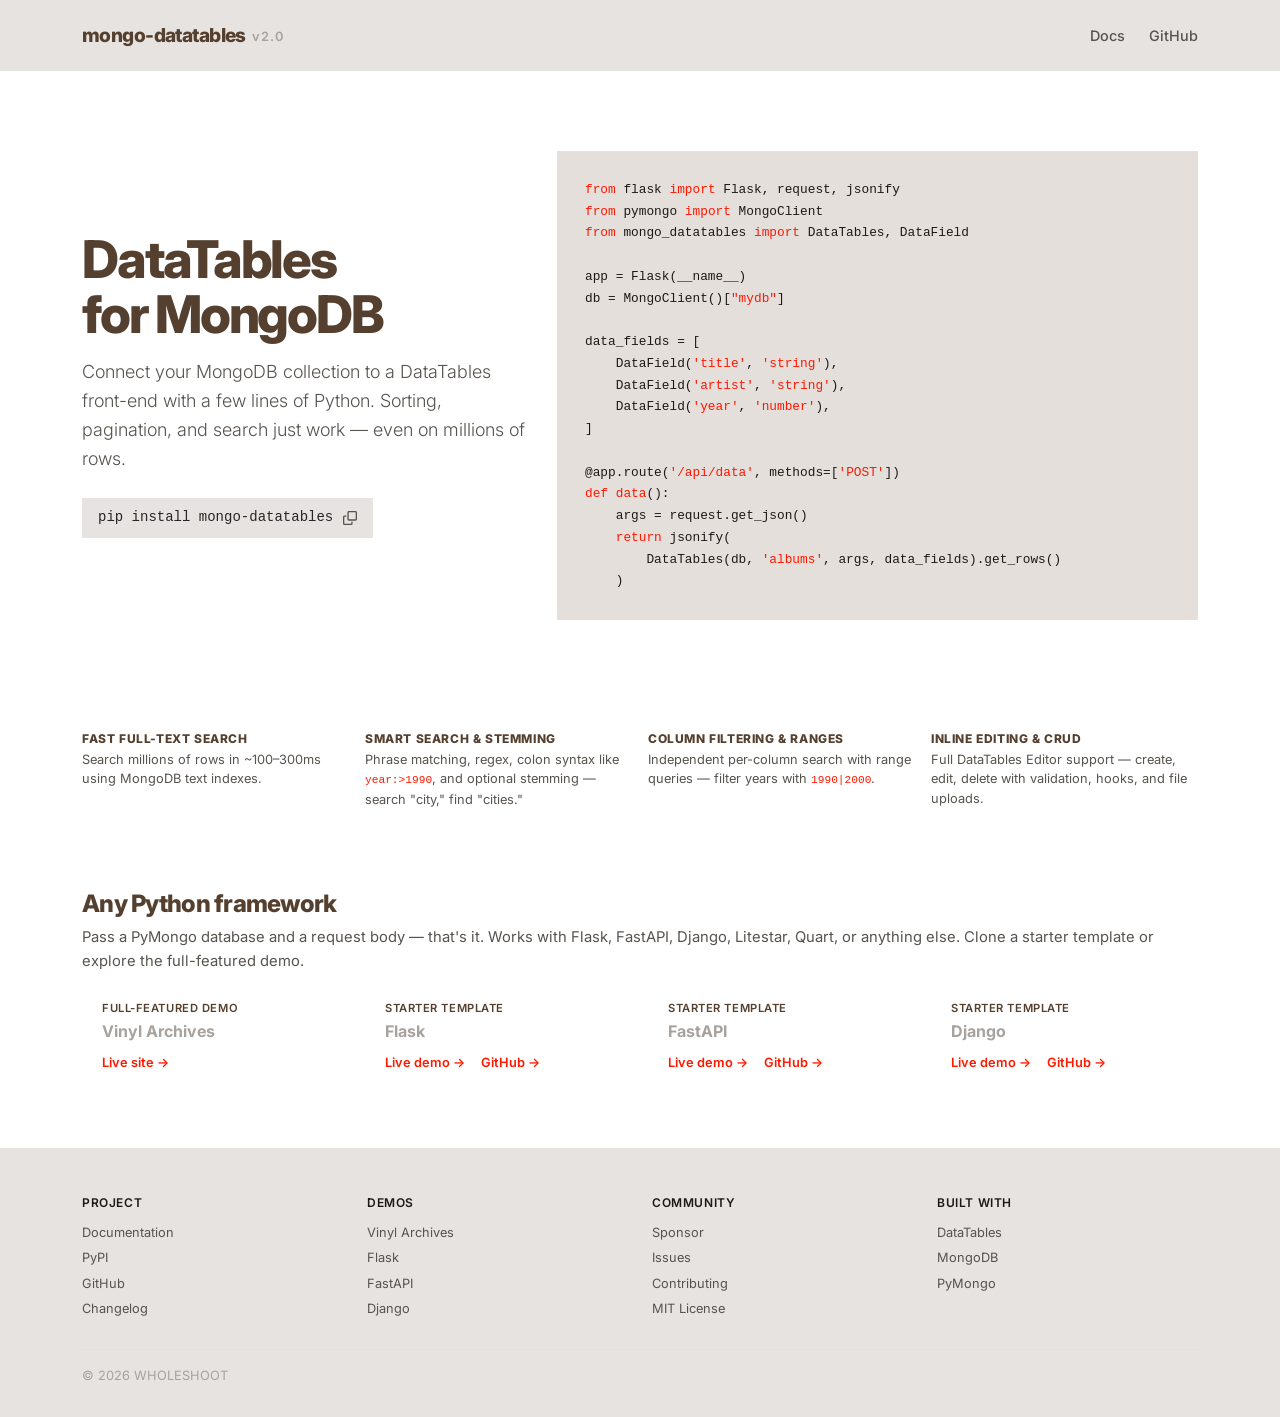
<file: site/index.html>
<!DOCTYPE html>
<html lang="en">
<head>
  <meta charset="utf-8">
  <meta name="viewport" content="width=device-width, initial-scale=1">
  <title>mongo-datatables — Server-Side DataTables with MongoDB</title>
  <meta name="description" content="Python library for server-side jQuery DataTables processing with MongoDB. Search, sort, paginate, SearchPanes, SearchBuilder, and Editor CRUD.">
  <link rel="icon" href="favicon.svg" type="image/svg+xml">
  <link rel="preconnect" href="https://fonts.googleapis.com">
  <link href="https://fonts.googleapis.com/css2?family=Inter:wght@400;500;600;700;800&display=swap" rel="stylesheet" crossorigin="anonymous">
  <link href="https://cdn.jsdelivr.net/npm/bootstrap@5.3.3/dist/css/bootstrap.min.css" rel="stylesheet" integrity="sha384-QWTKZyjpPEjISv5WaRU9OFeRpok6YctnYmDr5pNlyT2bRjXh0JMhjY6hW+ALEwIH" crossorigin="anonymous">
  <link rel="stylesheet" href="style.css">
</head>
<body>

<nav class="navbar navbar-light py-3">
  <div class="container">
    <a class="navbar-brand" href="/">mongo-datatables <span class="version-tag">v2.0</span></a>
    <div class="d-flex gap-4 align-items-center">
      <a href="https://docs.mongo-datatables.com" class="nav-link-custom">Docs</a>
      <a href="https://github.com/pjosols/mongo-datatables" class="nav-link-custom">GitHub</a>
    </div>
  </div>
</nav>

<section class="hero">
  <div class="container">
    <div class="row align-items-center gy-4">
      <div class="col-lg-5">
        <h1>DataTables<br>for MongoDB</h1>
        <p class="lead mt-3 mb-4">Connect your MongoDB collection to a DataTables front-end with a few lines of Python. Sorting, pagination, and search just work — even on millions of rows.</p>
        <div class="install-box">
          <span>pip install mongo-datatables</span>
          <button class="copy-btn" onclick="navigator.clipboard.writeText('pip install mongo-datatables')" aria-label="Copy install command" title="Copy">
            <svg width="14" height="14" viewBox="0 0 16 16" fill="currentColor"><path d="M0 6.75C0 5.784.784 5 1.75 5h1.5a.75.75 0 010 1.5h-1.5a.25.25 0 00-.25.25v7.5c0 .138.112.25.25.25h7.5a.25.25 0 00.25-.25v-1.5a.75.75 0 011.5 0v1.5A1.75 1.75 0 019.25 16h-7.5A1.75 1.75 0 010 14.25v-7.5z"/><path d="M5 1.75C5 .784 5.784 0 6.75 0h7.5C15.216 0 16 .784 16 1.75v7.5A1.75 1.75 0 0114.25 11h-7.5A1.75 1.75 0 015 9.25v-7.5zm1.75-.25a.25.25 0 00-.25.25v7.5c0 .138.112.25.25.25h7.5a.25.25 0 00.25-.25v-7.5a.25.25 0 00-.25-.25h-7.5z"/></svg>
          </button>
        </div>
      </div>
      <div class="col-lg-7">
        <pre class="code-sample"><span class="kw">from</span> flask <span class="kw">import</span> Flask, request, jsonify
<span class="kw">from</span> pymongo <span class="kw">import</span> MongoClient
<span class="kw">from</span> mongo_datatables <span class="kw">import</span> DataTables, DataField

app = Flask(__name__)
db = MongoClient()[<span class="str">"mydb"</span>]

data_fields = [
    DataField(<span class="str">'title'</span>, <span class="str">'string'</span>),
    DataField(<span class="str">'artist'</span>, <span class="str">'string'</span>),
    DataField(<span class="str">'year'</span>, <span class="str">'number'</span>),
]

@app.route(<span class="str">'/api/data'</span>, methods=[<span class="str">'POST'</span>])
<span class="kw">def</span> <span class="fn">data</span>():
    args = request.get_json()
    <span class="kw">return</span> jsonify(
        DataTables(db, <span class="str">'albums'</span>, args, data_fields).get_rows()
    )</pre>
      </div>
    </div>
  </div>
</section>

<section class="features">
  <div class="container">
    <div class="row g-3">
      <div class="col-md-6 col-lg-3">
        <div class="feature-item">
          <h3>Fast full-text search</h3>
          <p>Search millions of rows in ~100–300ms using MongoDB text indexes.</p>
        </div>
      </div>
      <div class="col-md-6 col-lg-3">
        <div class="feature-item">
          <h3>Smart search &amp; stemming</h3>
          <p>Phrase matching, regex, colon syntax like <code>year:&gt;1990</code>, and optional stemming — search "city," find "cities."</p>
        </div>
      </div>
      <div class="col-md-6 col-lg-3">
        <div class="feature-item">
          <h3>Column filtering &amp; ranges</h3>
          <p>Independent per-column search with range queries — filter years with <code>1990|2000</code>.</p>
        </div>
      </div>
      <div class="col-md-6 col-lg-3">
        <div class="feature-item">
          <h3>Inline editing &amp; CRUD</h3>
          <p>Full DataTables Editor support — create, edit, delete with validation, hooks, and file uploads.</p>
        </div>
      </div>
    </div>
  </div>
</section>

<section class="demos">
  <div class="container">
    <h2>Any Python framework</h2>
    <p class="demos-lead">Pass a PyMongo database and a request body — that's it. Works with Flask, FastAPI, Django, Litestar, Quart, or anything else. Clone a starter template or explore the full-featured demo.</p>

    <div class="row g-3">
      <div class="col-md-6 col-lg-3">
        <div class="demo-card demo-card-featured">
          <span class="demo-label">Full-featured demo</span>
          <h4>Vinyl Archives</h4>
          <div class="demo-card-links">
            <a href="https://vinyl-archives.com">Live site →</a>
          </div>
        </div>
      </div>
      <div class="col-md-6 col-lg-3">
        <div class="demo-card">
          <span class="demo-label">Starter template</span>
          <h4>Flask</h4>
          <div class="demo-card-links">
            <a href="https://flask-demo.net">Live demo →</a>
            <a href="https://github.com/pjosols/flask-demo">GitHub →</a>
          </div>
        </div>
      </div>
      <div class="col-md-6 col-lg-3">
        <div class="demo-card">
          <span class="demo-label">Starter template</span>
          <h4>FastAPI</h4>
          <div class="demo-card-links">
            <a href="https://fastapi-demo.net">Live demo →</a>
            <a href="https://github.com/pjosols/fastapi-demo">GitHub →</a>
          </div>
        </div>
      </div>
      <div class="col-md-6 col-lg-3">
        <div class="demo-card">
          <span class="demo-label">Starter template</span>
          <h4>Django</h4>
          <div class="demo-card-links">
            <a href="https://django-demo.net">Live demo →</a>
            <a href="https://github.com/pjosols/django-demo">GitHub →</a>
          </div>
        </div>
      </div>
    </div>
  </div>
</section>

<footer>
  <div class="container">
    <div class="row gy-3">
      <div class="col-6 col-md-3">
        <h6>Project</h6>
        <ul>
          <li><a href="https://docs.mongo-datatables.com">Documentation</a></li>
          <li><a href="https://pypi.org/project/mongo-datatables/">PyPI</a></li>
          <li><a href="https://github.com/pjosols/mongo-datatables">GitHub</a></li>
          <li><a href="https://github.com/pjosols/mongo-datatables/blob/main/CHANGELOG.md">Changelog</a></li>
        </ul>
      </div>
      <div class="col-6 col-md-3">
        <h6>Demos</h6>
        <ul>
          <li><a href="https://vinyl-archives.com">Vinyl Archives</a></li>
          <li><a href="https://flask-demo.net">Flask</a></li>
          <li><a href="https://fastapi-demo.net">FastAPI</a></li>
          <li><a href="https://django-demo.net">Django</a></li>
        </ul>
      </div>
      <div class="col-6 col-md-3">
        <h6>Community</h6>
        <ul>
          <li><a href="https://github.com/sponsors/pjosols">Sponsor</a></li>
          <li><a href="https://github.com/pjosols/mongo-datatables/issues">Issues</a></li>
          <li><a href="https://github.com/pjosols/mongo-datatables/blob/main/.github/CONTRIBUTING.md">Contributing</a></li>
          <li><a href="https://github.com/pjosols/mongo-datatables/blob/main/LICENSE.txt">MIT License</a></li>
        </ul>
      </div>
      <div class="col-6 col-md-3">
        <h6>Built with</h6>
        <ul>
          <li><a href="https://datatables.net">DataTables</a></li>
          <li><a href="https://www.mongodb.com">MongoDB</a></li>
          <li><a href="https://pymongo.readthedocs.io">PyMongo</a></li>
        </ul>
      </div>
    </div>
    <div class="footer-bottom mt-4 pt-3">
      <span>© 2026 Wholeshoot</span>
    </div>
  </div>
</footer>

<script data-goatcounter="https://mongo-datatables.goatcounter.com/count"
        async src="https://gc.zgo.at/count.js"
        integrity="sha384-DGiREytotlUiLflu8vLo0vvfxKWn36pKPT1ZBhh3R+3vhwrS/4p3H9eys9Zr2bPQ"
        crossorigin="anonymous"></script>
</body>
</html>
</file>
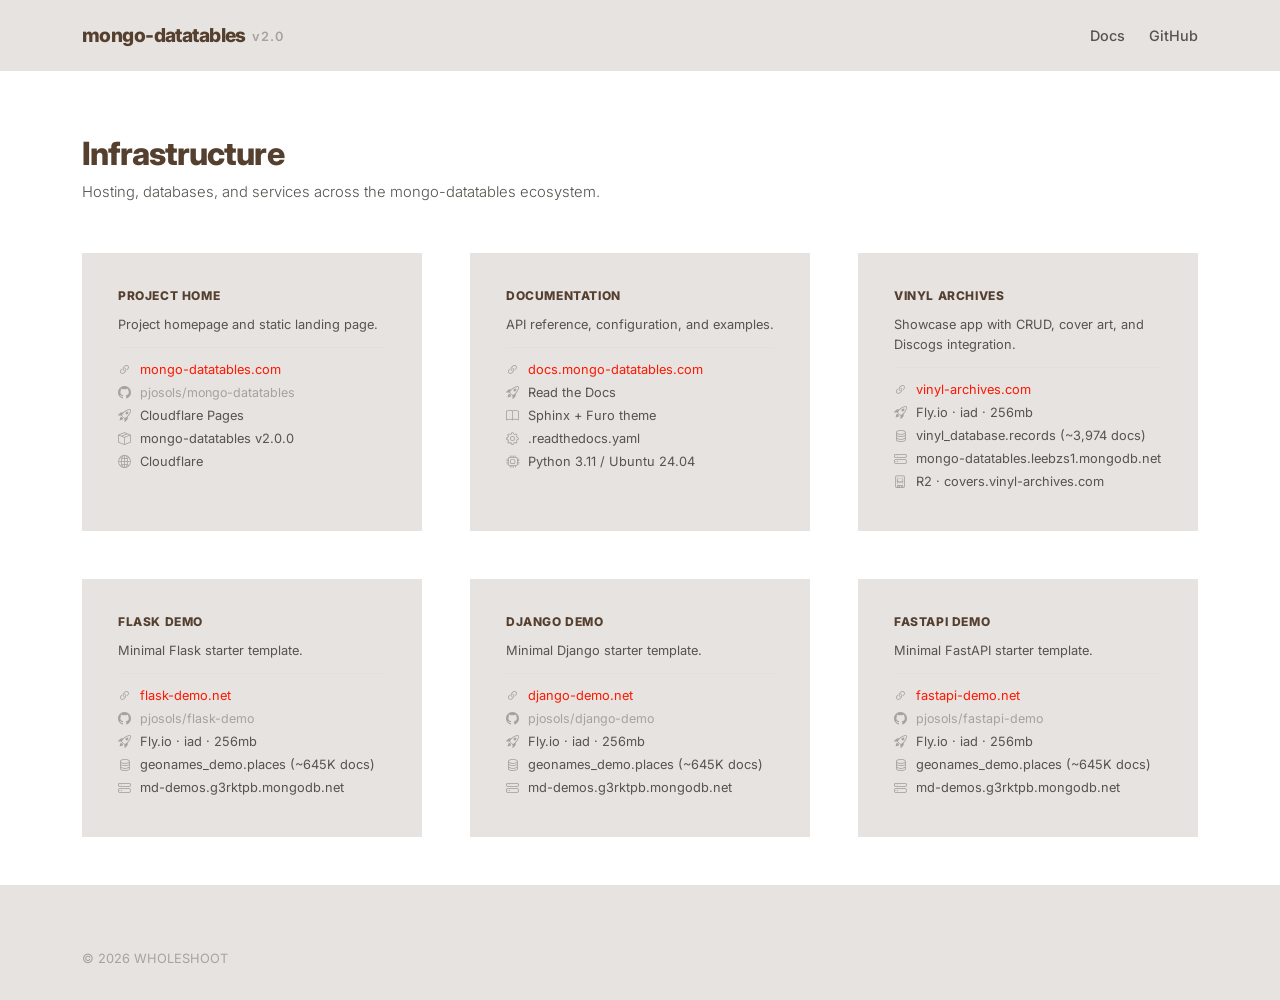
<file: site/dashboard.html>
<!DOCTYPE html>
<html lang="en">
<head>
  <meta charset="utf-8">
  <meta name="viewport" content="width=device-width, initial-scale=1">
  <title>Dashboard — mongo-datatables</title>
  <link rel="icon" href="favicon.svg" type="image/svg+xml">
  <link rel="preconnect" href="https://fonts.googleapis.com">
  <link href="https://fonts.googleapis.com/css2?family=Inter:wght@400;500;600;700;800&display=swap" rel="stylesheet" crossorigin="anonymous">
  <link href="https://cdn.jsdelivr.net/npm/bootstrap@5.3.3/dist/css/bootstrap.min.css" rel="stylesheet" integrity="sha384-QWTKZyjpPEjISv5WaRU9OFeRpok6YctnYmDr5pNlyT2bRjXh0JMhjY6hW+ALEwIH" crossorigin="anonymous">
  <link rel="stylesheet" href="style.css">
  <link rel="stylesheet" href="https://cdn.jsdelivr.net/npm/bootstrap-icons@1.11.3/font/bootstrap-icons.min.css" integrity="sha384-XGjxtQfXaH2tnPFa9x+ruJTuLE3Aa6LhHSWRr1XeTyhezb4abCG4ccI5AkVDxqC+" crossorigin="anonymous">
  <style>
    body { min-height: 100vh; display: flex; flex-direction: column; }
    .dashboard { flex: 1; padding: 4rem 0 3rem; }
    .dashboard h1 { font-size: 2rem; font-weight: 800; letter-spacing: -0.03em; }
    .dashboard .lead { font-size: 0.925rem; color: var(--warm-600); line-height: 1.6; }
    .card-label { font-size: 0.7rem; font-weight: 600; letter-spacing: 0.05em; text-transform: uppercase; color: var(--heading-color); }
    .card-box { background: var(--warm-200); padding: 2.25rem; height: 100%; }
    .card-box h3 { font-size: 0.75rem; font-weight: 800; margin: 0 0 0.75rem; letter-spacing: 0.05em; text-transform: uppercase; }
    .card-box h3 a { color: var(--accent); text-decoration: none; }
    .card-box h3 a:hover { color: var(--warm-900); }
    .card-detail { font-size: 0.8rem; color: var(--warm-600); margin: 0.2rem 0; line-height: 1.55; }
    .card-detail strong { color: var(--warm-900); font-weight: 500; }
    .card-detail i { width: 1.1em; color: var(--warm-400); margin-right: 0.4em; }
    .card-desc { font-size: 0.8rem; color: var(--warm-600); line-height: 1.55; margin: 0 0 0.75rem; }
    .card-sep { border-top: 1px solid var(--warm-250); margin: 0 0 0.75rem; }
    .card-repo { font-size: 0.78rem; color: var(--warm-400); text-decoration: none; }
    .card-repo:hover { color: var(--warm-600); }
    .card-link { color: var(--accent); text-decoration: none; font-size: 0.8rem; }
    .card-link:hover { color: var(--warm-900); }
    .card-tag { display: inline-block; font-size: 0.7rem; font-weight: 600; letter-spacing: 0.04em; text-transform: uppercase; color: var(--warm-400); background: var(--warm-250); padding: 0.15em 0.5em; }
  </style>
</head>
<body>

<nav class="navbar navbar-light py-3">
  <div class="container">
    <a class="navbar-brand" href="/">mongo-datatables <span class="version-tag">v2.0</span></a>
    <div class="d-flex gap-4 align-items-center">
      <a href="https://docs.mongo-datatables.com" class="nav-link-custom" target="_blank">Docs</a>
      <a href="https://github.com/pjosols/mongo-datatables" class="nav-link-custom" target="_blank">GitHub</a>
    </div>
  </div>
</nav>

<section class="dashboard">
  <div class="container">
    <h1>Infrastructure</h1>
    <p class="lead mb-5">Hosting, databases, and services across the mongo-datatables ecosystem.</p>

    <div class="row g-5">

      <div class="col-md-6 col-lg-4">
        <div class="card-box">
          <h3>Project Home</h3>
          <p class="card-desc">Project homepage and static landing page.</p>
          <div class="card-sep"></div>
          <p class="card-detail"><i class="bi bi-link-45deg"></i> <a href="https://mongo-datatables.com" class="card-link" target="_blank">mongo-datatables.com</a></p>
          <p class="card-detail"><i class="bi bi-github"></i> <a href="https://github.com/pjosols/mongo-datatables" class="card-repo" target="_blank">pjosols/mongo-datatables</a></p>
          <p class="card-detail"><i class="bi bi-rocket-takeoff"></i> Cloudflare Pages</p>
          <p class="card-detail"><i class="bi bi-box-seam"></i> mongo-datatables v2.0.0</p>
          <p class="card-detail"><i class="bi bi-globe2"></i> Cloudflare</p>
        </div>
      </div>

      <div class="col-md-6 col-lg-4">
        <div class="card-box">
          <h3>Documentation</h3>
          <p class="card-desc">API reference, configuration, and examples.</p>
          <div class="card-sep"></div>
          <p class="card-detail"><i class="bi bi-link-45deg"></i> <a href="https://docs.mongo-datatables.com" class="card-link" target="_blank">docs.mongo-datatables.com</a></p>
          <p class="card-detail"><i class="bi bi-rocket-takeoff"></i> Read the Docs</p>
          <p class="card-detail"><i class="bi bi-book"></i> Sphinx + Furo theme</p>
          <p class="card-detail"><i class="bi bi-gear"></i> .readthedocs.yaml</p>
          <p class="card-detail"><i class="bi bi-cpu"></i> Python 3.11 / Ubuntu 24.04</p>
        </div>
      </div>

      <div class="col-md-6 col-lg-4">
        <div class="card-box">
          <h3>Vinyl Archives</h3>
          <p class="card-desc">Showcase app with CRUD, cover art, and Discogs integration.</p>
          <div class="card-sep"></div>
          <p class="card-detail"><i class="bi bi-link-45deg"></i> <a href="https://vinyl-archives.com" class="card-link" target="_blank">vinyl-archives.com</a></p>
          <p class="card-detail"><i class="bi bi-rocket-takeoff"></i> Fly.io · iad · 256mb</p>
          <p class="card-detail"><i class="bi bi-database"></i> vinyl_database.records (~3,974 docs)</p>
          <p class="card-detail"><i class="bi bi-hdd-stack"></i> mongo-datatables.leebzs1.mongodb.net</p>
          <p class="card-detail"><i class="bi bi-device-ssd"></i> R2 · covers.vinyl-archives.com</p>
        </div>
      </div>

      <div class="col-md-6 col-lg-4">
        <div class="card-box">
          <h3>Flask Demo</h3>
          <p class="card-desc">Minimal Flask starter template.</p>
          <div class="card-sep"></div>
          <p class="card-detail"><i class="bi bi-link-45deg"></i> <a href="https://flask-demo.net" class="card-link" target="_blank">flask-demo.net</a></p>
          <p class="card-detail"><i class="bi bi-github"></i> <a href="https://github.com/pjosols/flask-demo" class="card-repo" target="_blank">pjosols/flask-demo</a></p>
          <p class="card-detail"><i class="bi bi-rocket-takeoff"></i> Fly.io · iad · 256mb</p>
          <p class="card-detail"><i class="bi bi-database"></i> geonames_demo.places (~645K docs)</p>
          <p class="card-detail"><i class="bi bi-hdd-stack"></i> md-demos.g3rktpb.mongodb.net</p>
        </div>
      </div>

      <div class="col-md-6 col-lg-4">
        <div class="card-box">
          <h3>Django Demo</h3>
          <p class="card-desc">Minimal Django starter template.</p>
          <div class="card-sep"></div>
          <p class="card-detail"><i class="bi bi-link-45deg"></i> <a href="https://django-demo.net" class="card-link" target="_blank">django-demo.net</a></p>
          <p class="card-detail"><i class="bi bi-github"></i> <a href="https://github.com/pjosols/django-demo" class="card-repo" target="_blank">pjosols/django-demo</a></p>
          <p class="card-detail"><i class="bi bi-rocket-takeoff"></i> Fly.io · iad · 256mb</p>
          <p class="card-detail"><i class="bi bi-database"></i> geonames_demo.places (~645K docs)</p>
          <p class="card-detail"><i class="bi bi-hdd-stack"></i> md-demos.g3rktpb.mongodb.net</p>
        </div>
      </div>

      <div class="col-md-6 col-lg-4">
        <div class="card-box">
          <h3>FastAPI Demo</h3>
          <p class="card-desc">Minimal FastAPI starter template.</p>
          <div class="card-sep"></div>
          <p class="card-detail"><i class="bi bi-link-45deg"></i> <a href="https://fastapi-demo.net" class="card-link" target="_blank">fastapi-demo.net</a></p>
          <p class="card-detail"><i class="bi bi-github"></i> <a href="https://github.com/pjosols/fastapi-demo" class="card-repo" target="_blank">pjosols/fastapi-demo</a></p>
          <p class="card-detail"><i class="bi bi-rocket-takeoff"></i> Fly.io · iad · 256mb</p>
          <p class="card-detail"><i class="bi bi-database"></i> geonames_demo.places (~645K docs)</p>
          <p class="card-detail"><i class="bi bi-hdd-stack"></i> md-demos.g3rktpb.mongodb.net</p>
        </div>
      </div>

    </div>
  </div>
</section>

<footer>
  <div class="container">
    <div class="footer-bottom pt-3" style="border-top: none;">
      <span>© 2026 Wholeshoot</span>
    </div>
  </div>
</footer>

<script data-goatcounter="https://mongo-datatables.goatcounter.com/count"
        async src="https://gc.zgo.at/count.js"
        integrity="sha384-DGiREytotlUiLflu8vLo0vvfxKWn36pKPT1ZBhh3R+3vhwrS/4p3H9eys9Zr2bPQ"
        crossorigin="anonymous"></script>
</body>
</html>
</file>
<file: site/style.css>
:root {
  --warm-50: #fafaf9;
  --warm-100: #f5f5f4;
  --warm-200: #e6e3e1;
  --warm-250: #e5dfdc;
  --warm-400: #a8a29e;
  --warm-600: #57534e;
  --warm-800: #292524;
  --warm-900: #1c1917;
  --accent: #ff1800;
  --heading-color: #55402f;
}

body {
  font-family: "Inter", system-ui, -apple-system, sans-serif;
  color: var(--warm-900);
  --bs-heading-color: var(--heading-color);
  -webkit-font-smoothing: antialiased;
}

/* Nav */
.navbar { border-bottom: none; background: var(--warm-200); }
.navbar-brand {
  font-weight: 800;
  font-size: 1.2rem;
  letter-spacing: -0.03em;
  color: var(--heading-color);
}
.navbar-brand:hover { color: var(--heading-color); }
.nav-link-custom {
  color: var(--warm-600);
  text-decoration: none;
  font-weight: 500;
  font-size: 0.9rem;
  transition: color 0.15s;
}
.nav-link-custom:hover { color: var(--warm-900); }

/* Hero */
.hero { padding: 5rem 0 4rem; }
.version-tag {
  font-size: 0.8rem;
  font-weight: 600;
  letter-spacing: 0.06em;
  color: var(--warm-400);
  vertical-align: middle;
  margin-left: 0.2rem;
}
.hero h1 {
  font-size: 3.25rem;
  font-weight: 800;
  letter-spacing: -0.04em;
  line-height: 1.05;
}
.hero .lead {
  font-size: 1.125rem;
  color: var(--warm-600);
  line-height: 1.6;
}

/* Install box */
.install-box {
  background: var(--warm-200);
  color: var(--warm-800);
  border-radius: 0;
  padding: 0.6rem 1rem;
  font-family: "SF Mono", "Fira Code", Consolas, monospace;
  font-size: 0.875rem;
  display: inline-flex;
  align-items: center;
  gap: 0.6rem;
}
.install-box .copy-btn {
  background: none;
  border: none;
  color: var(--warm-600);
  cursor: pointer;
  padding: 0;
  line-height: 1;
  transition: color 0.15s;
}
.install-box .copy-btn:hover { color: var(--warm-900); }

/* Code block */
pre.code-sample {
  background: var(--warm-250);
  color: var(--warm-900);
  border-radius: 0;
  padding: 1.75rem;
  font-family: "SF Mono", "Fira Code", Consolas, monospace;
  font-size: 0.8rem;
  line-height: 1.7;
  overflow-x: hidden;
  border: none;
  margin: 0;
}
pre.code-sample .kw { color: var(--accent); }
pre.code-sample .fn { color: var(--accent); }
pre.code-sample .str { color: var(--accent); }
pre.code-sample .cm { color: var(--warm-600); }

/* Features */
.features { padding: 2rem 0; }
.feature-item { padding: 1rem 0; }
.feature-item h3 {
  font-size: 0.75rem;
  font-weight: 800;
  margin: 0;
  letter-spacing: 0.05em;
  text-transform: uppercase;
}
.feature-item p {
  font-size: 0.8rem;
  color: var(--warm-600);
  line-height: 1.55;
  margin: 0.2rem 0 0;
}
.feature-item code {
  color: var(--accent);
}

/* Demos */
.demos { padding: 2rem 0 3.5rem; }
.demos h2 {
  font-size: 1.5rem;
  font-weight: 800;
  letter-spacing: -0.03em;
  margin-bottom: 0.5rem;
  color: var(--heading-color);
}
.demos-lead {
  font-size: 0.925rem;
  color: var(--warm-600);
  line-height: 1.6;
  margin-bottom: 0;
}
.demo-label {
  font-size: 0.7rem;
  font-weight: 600;
  letter-spacing: 0.05em;
  text-transform: uppercase;
  color: var(--heading-color);
}
.demo-card {
  border: none;
  border-radius: 0;
  padding: 1.25rem;
  height: 100%;
}
.demo-card-featured {
  border: none;
  border-radius: 0;
}
.demo-card h4 {
  font-size: 1rem;
  font-weight: 700;
  margin: 0.25rem 0 0.75rem;
  color: var(--warm-400);
}
.demo-card-links {
  display: flex;
  gap: 1rem;
}
.demo-card-links a {
  font-size: 0.8rem;
  font-weight: 600;
  color: var(--accent);
  text-decoration: none;
  transition: color 0.15s;
}
.demo-card-links a:hover { color: var(--warm-900); }

/* Footer */
footer {
  padding: 3rem 0 2rem;
  background: var(--warm-200);
  color: var(--warm-400);
  font-size: 0.8rem;
}
footer h6 {
  font-size: 0.75rem;
  font-weight: 600;
  letter-spacing: 0.05em;
  text-transform: uppercase;
  color: var(--warm-900);
  margin-bottom: 0.75rem;
}
footer ul {
  list-style: none;
  padding: 0;
  margin: 0;
}
footer ul li { margin-bottom: 0.4rem; }
footer a { color: var(--warm-600); text-decoration: none; }
footer a:hover { color: var(--warm-900); }
.footer-bottom {
  border-top: 1px solid var(--warm-250);
  color: var(--warm-400);
  text-transform: uppercase;
}

@media (max-width: 991px) {
  .hero { padding: 3.5rem 0 3rem; }
  .hero h1 { font-size: 2.5rem; }
}

/* Dark theme */
@media (prefers-color-scheme: dark) {
  :root {
    --warm-50: #1c1917;
    --warm-100: #211f1d;
    --warm-200: #2c2926;
    --warm-250: #33302d;
    --warm-400: #78716c;
    --warm-600: #a8a29e;
    --warm-800: #e7e5e4;
    --warm-900: #f5f5f4;
  }

  body { background: #1c1917; --bs-heading-color: #dbc0ae; --heading-color: #dbc0ae; }

  .install-box { color: var(--warm-900); }

  .demos h2, footer h6 { color: var(--heading-color); }

  pre.code-sample { color: #dbc0ae; }
  pre.code-sample .cm { color: var(--warm-400); }

  .install-box .copy-btn:hover { color: var(--warm-900); }
  .demo-card-links a:hover { color: var(--warm-900); }
}
</file>
